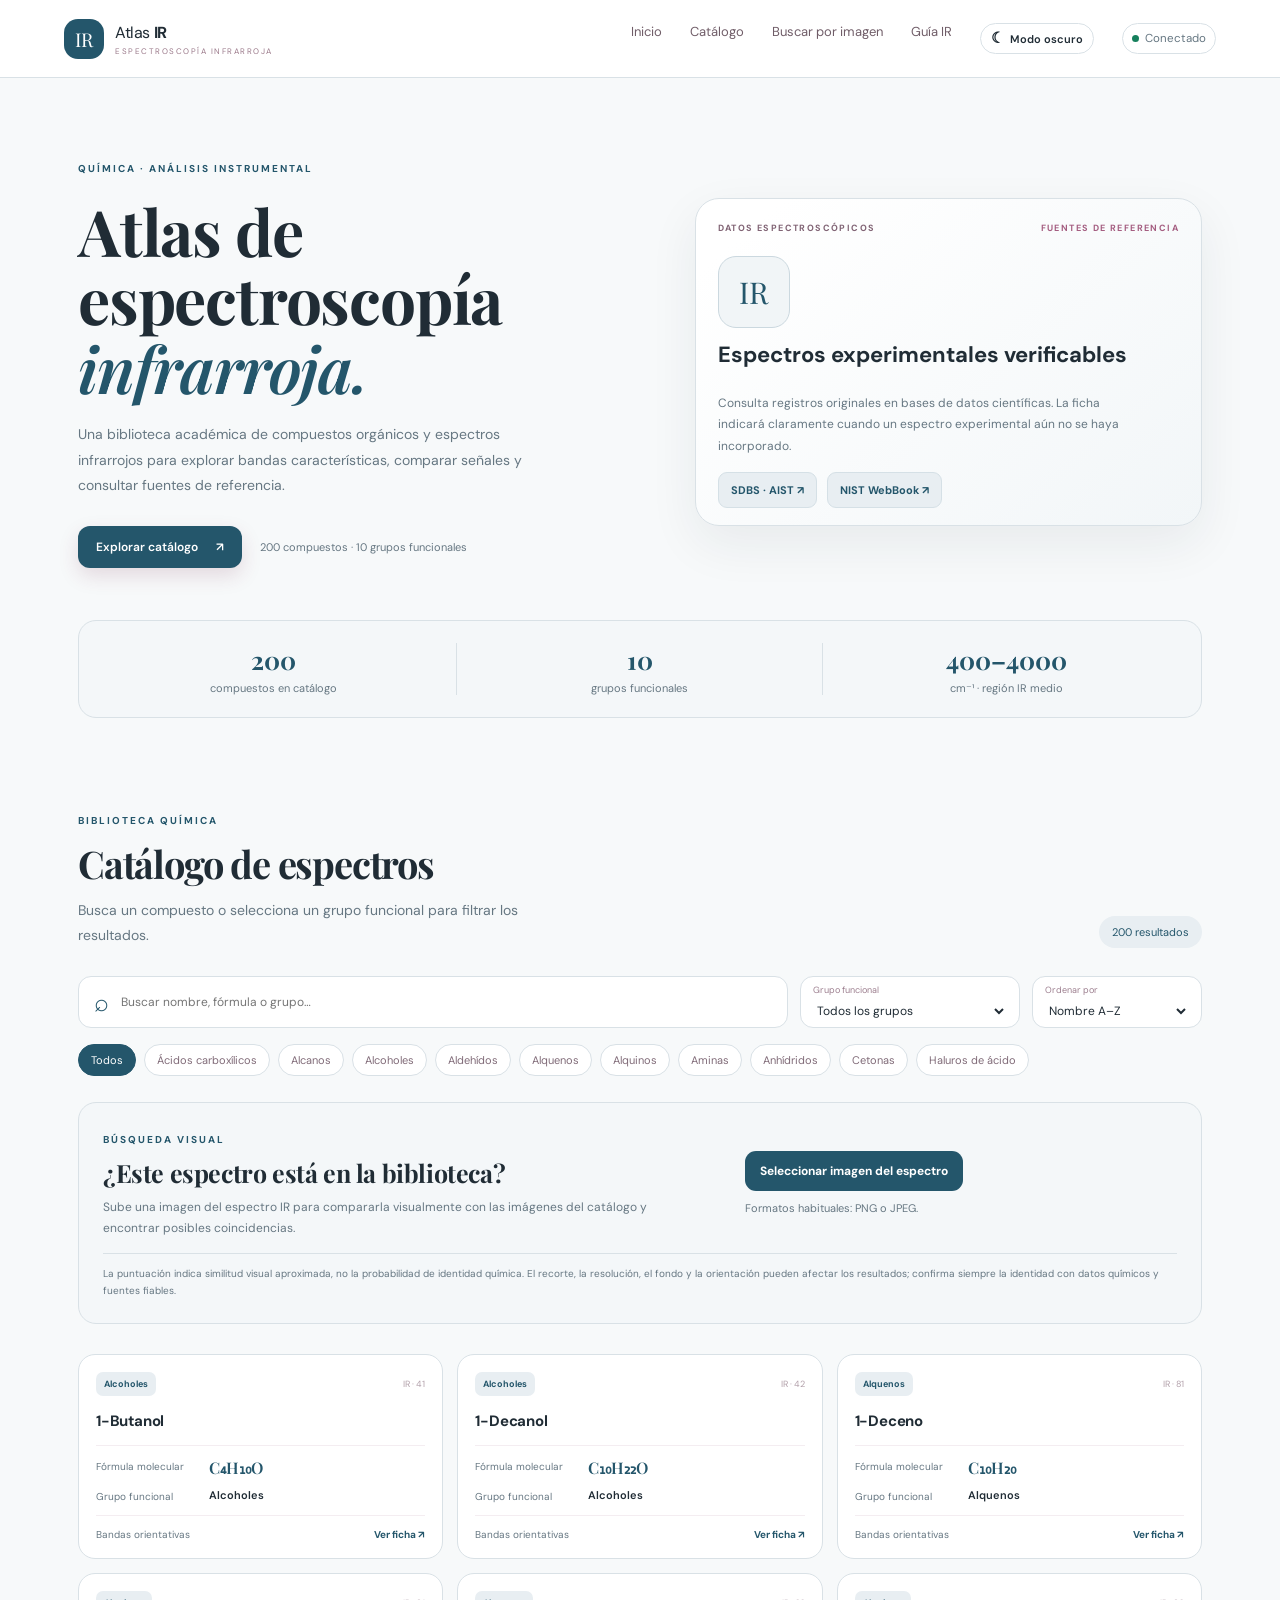
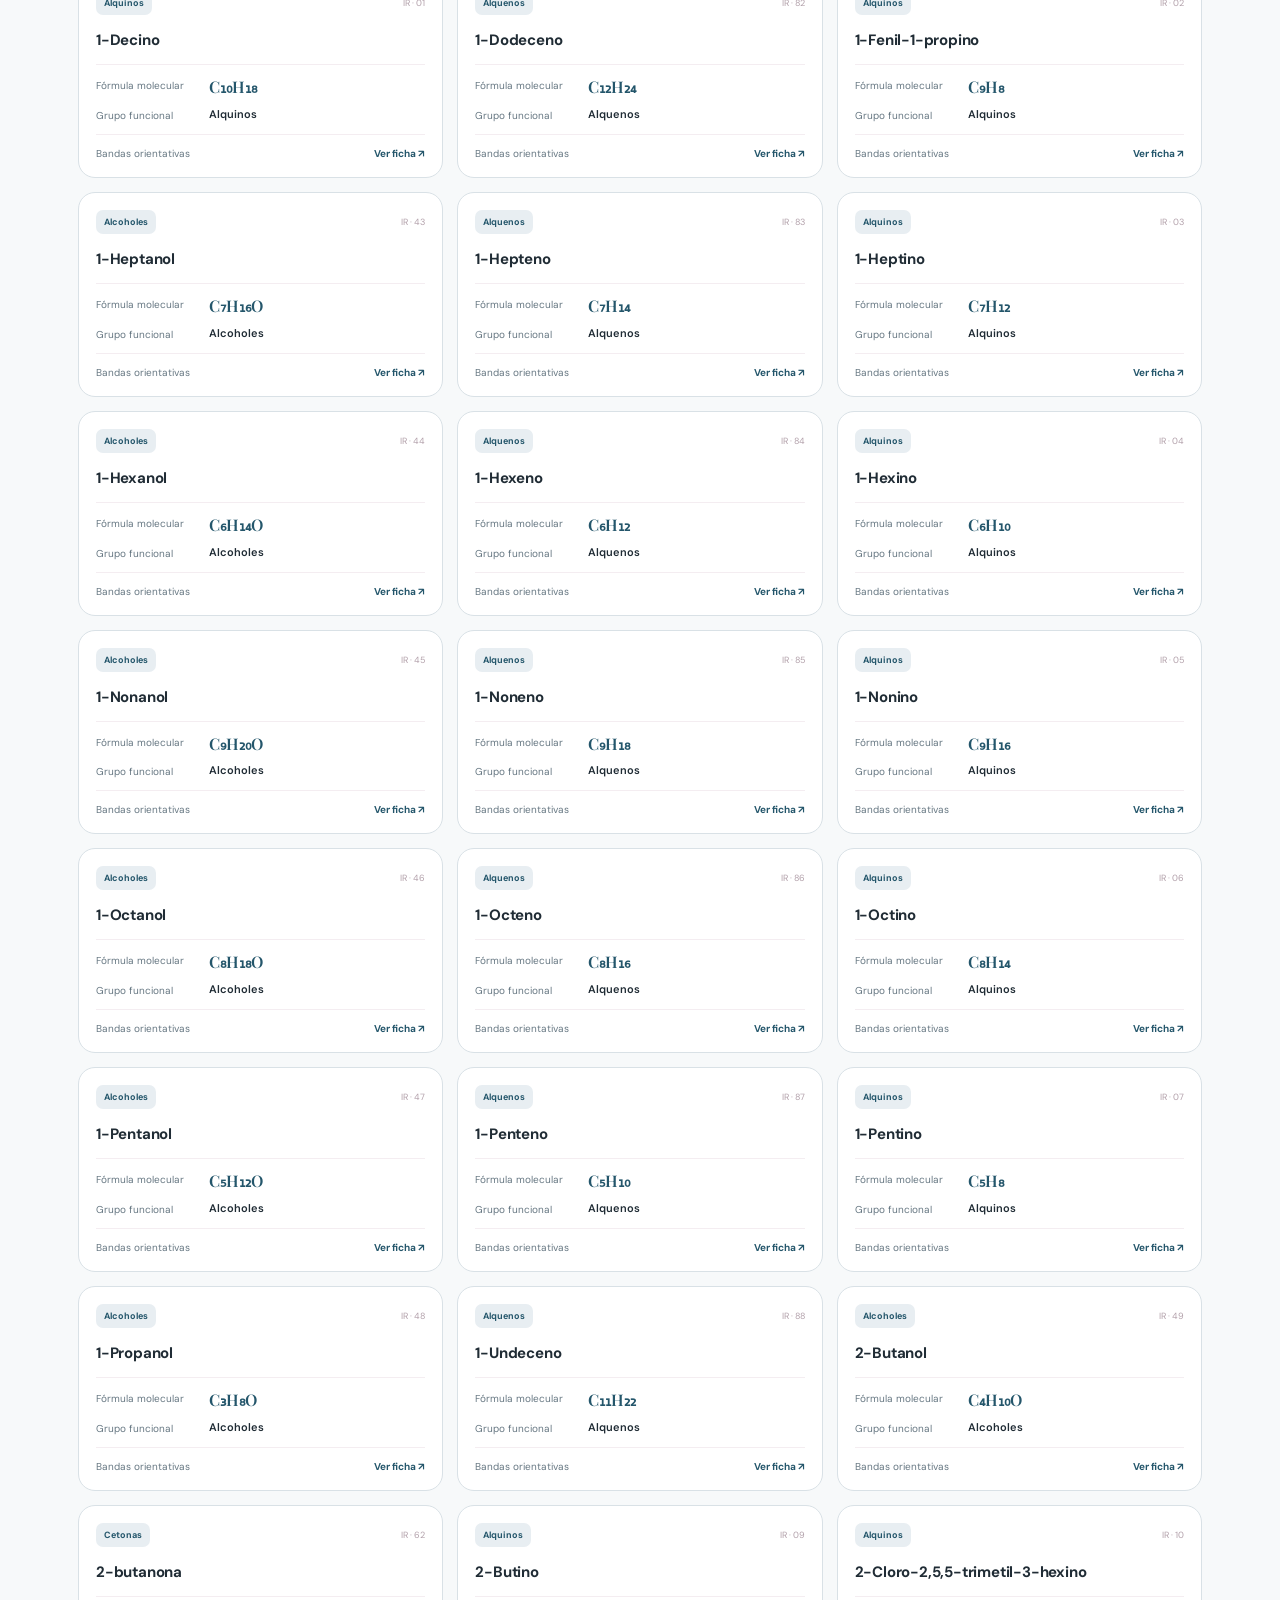
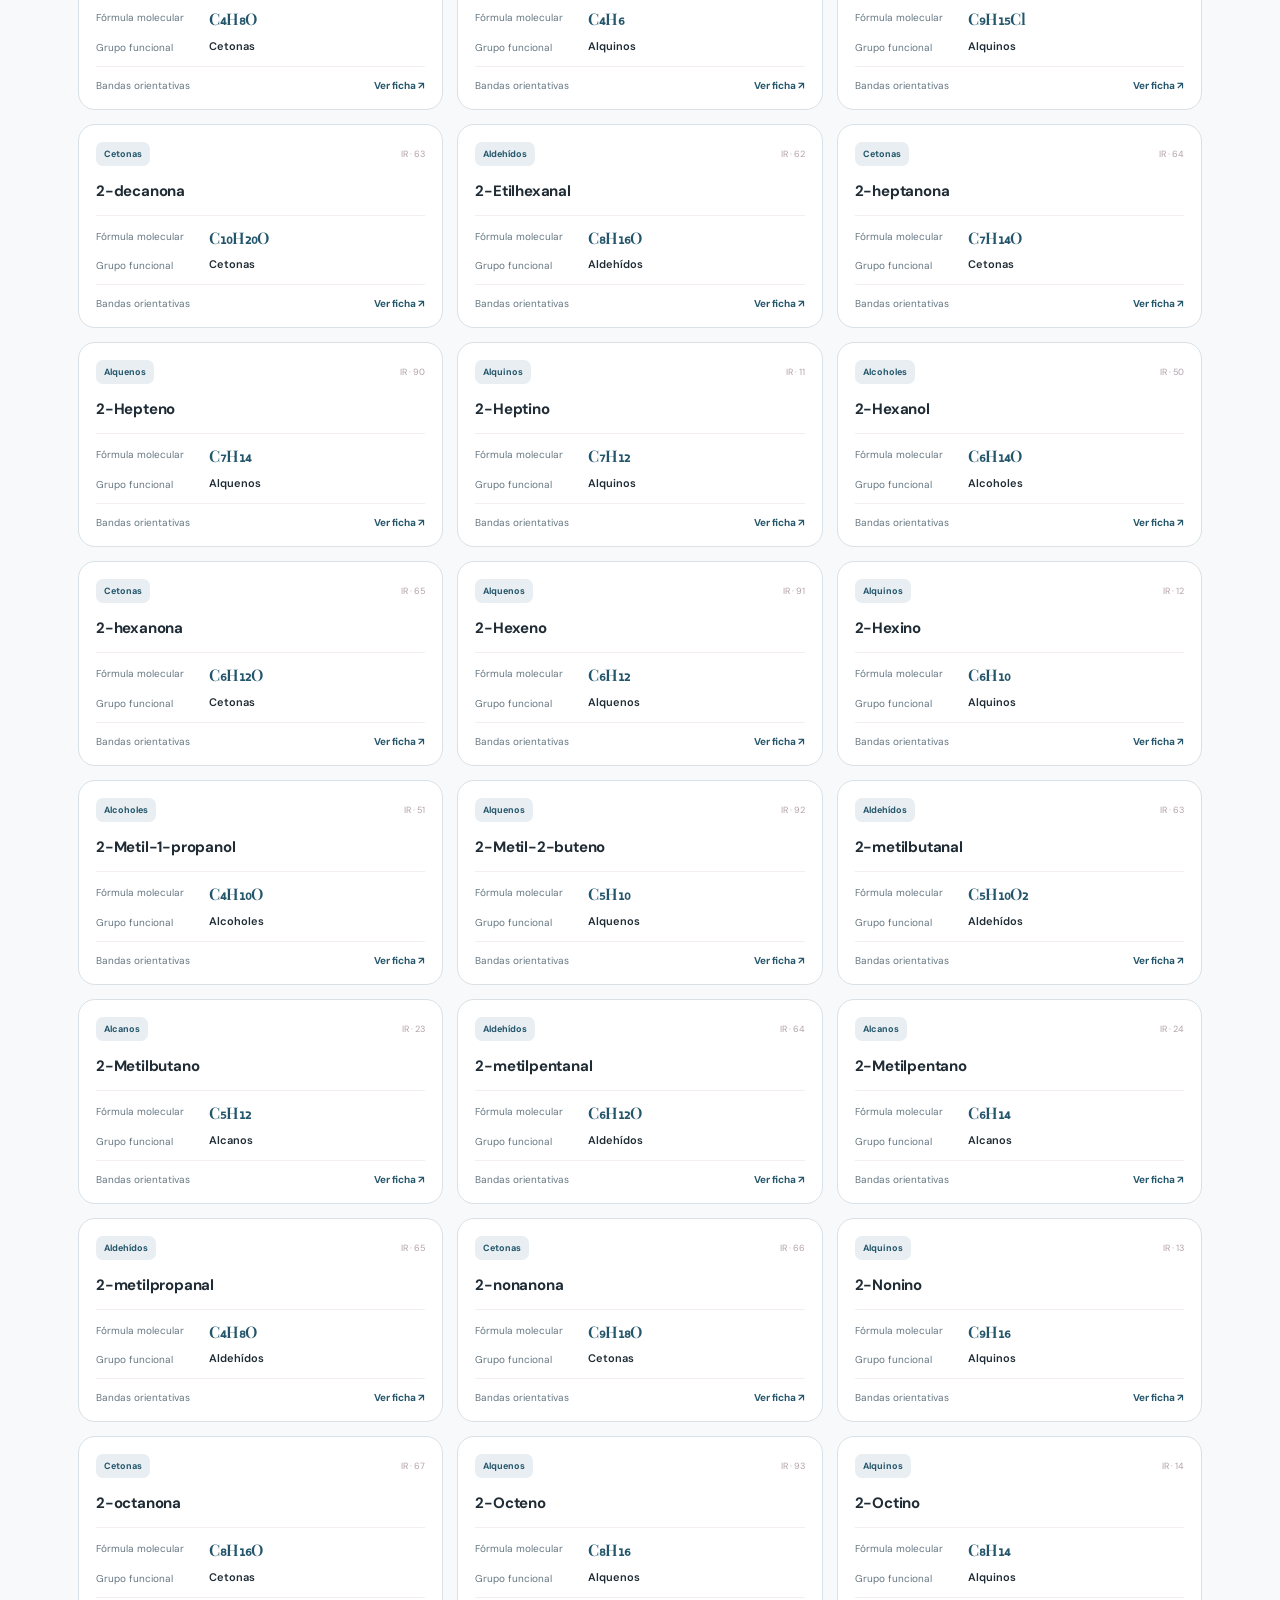
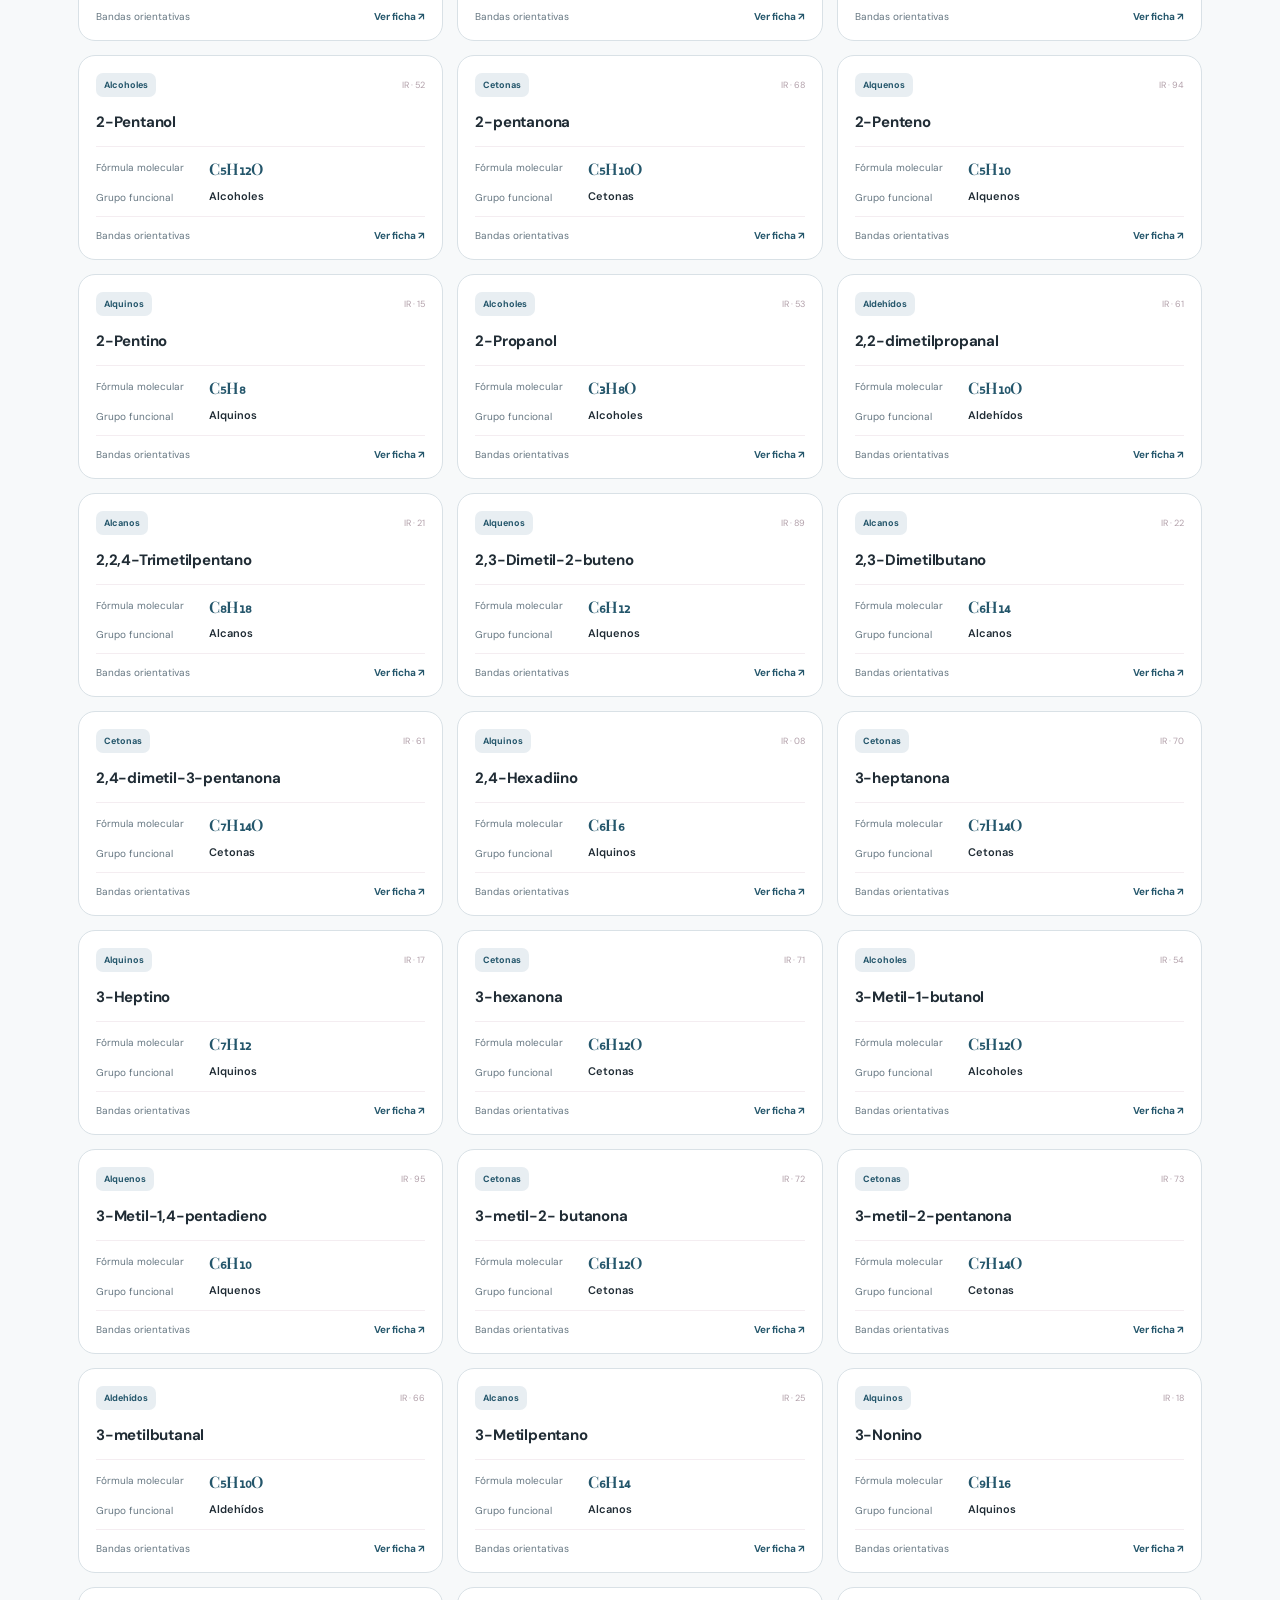
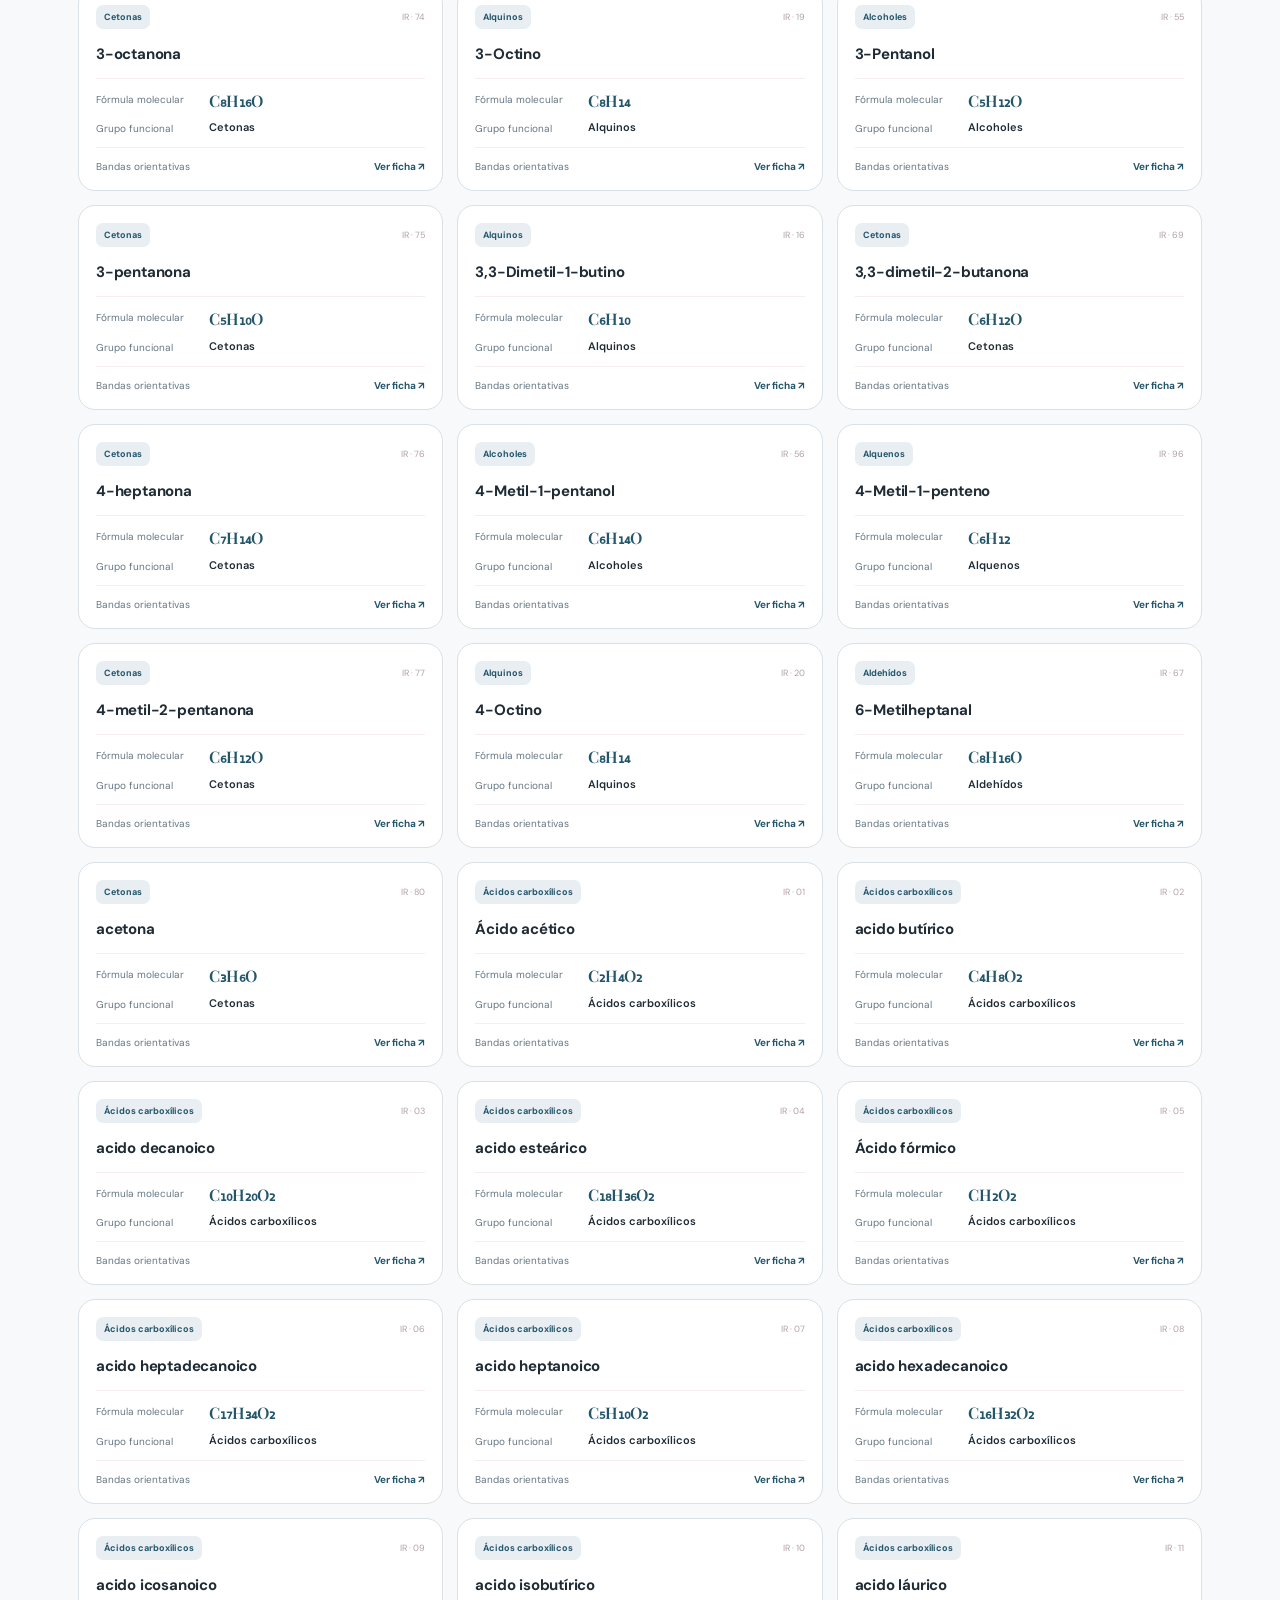
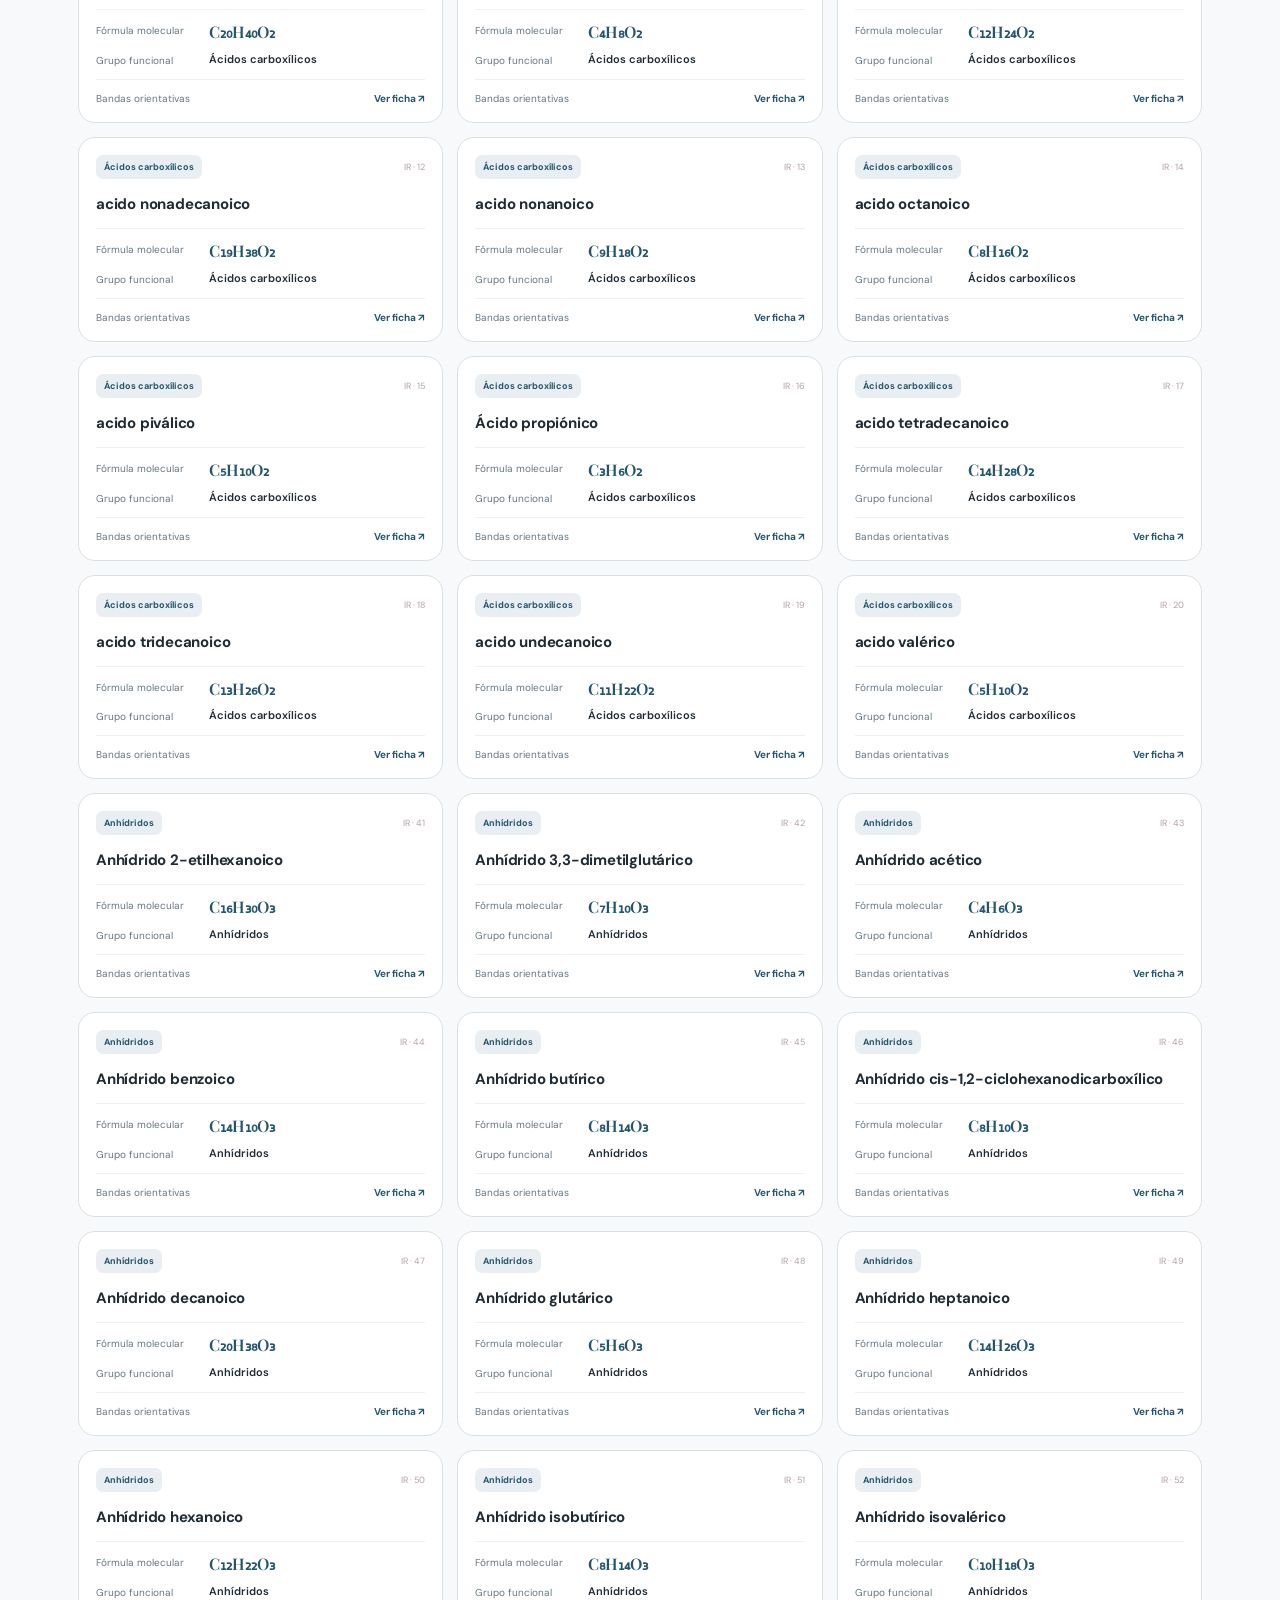
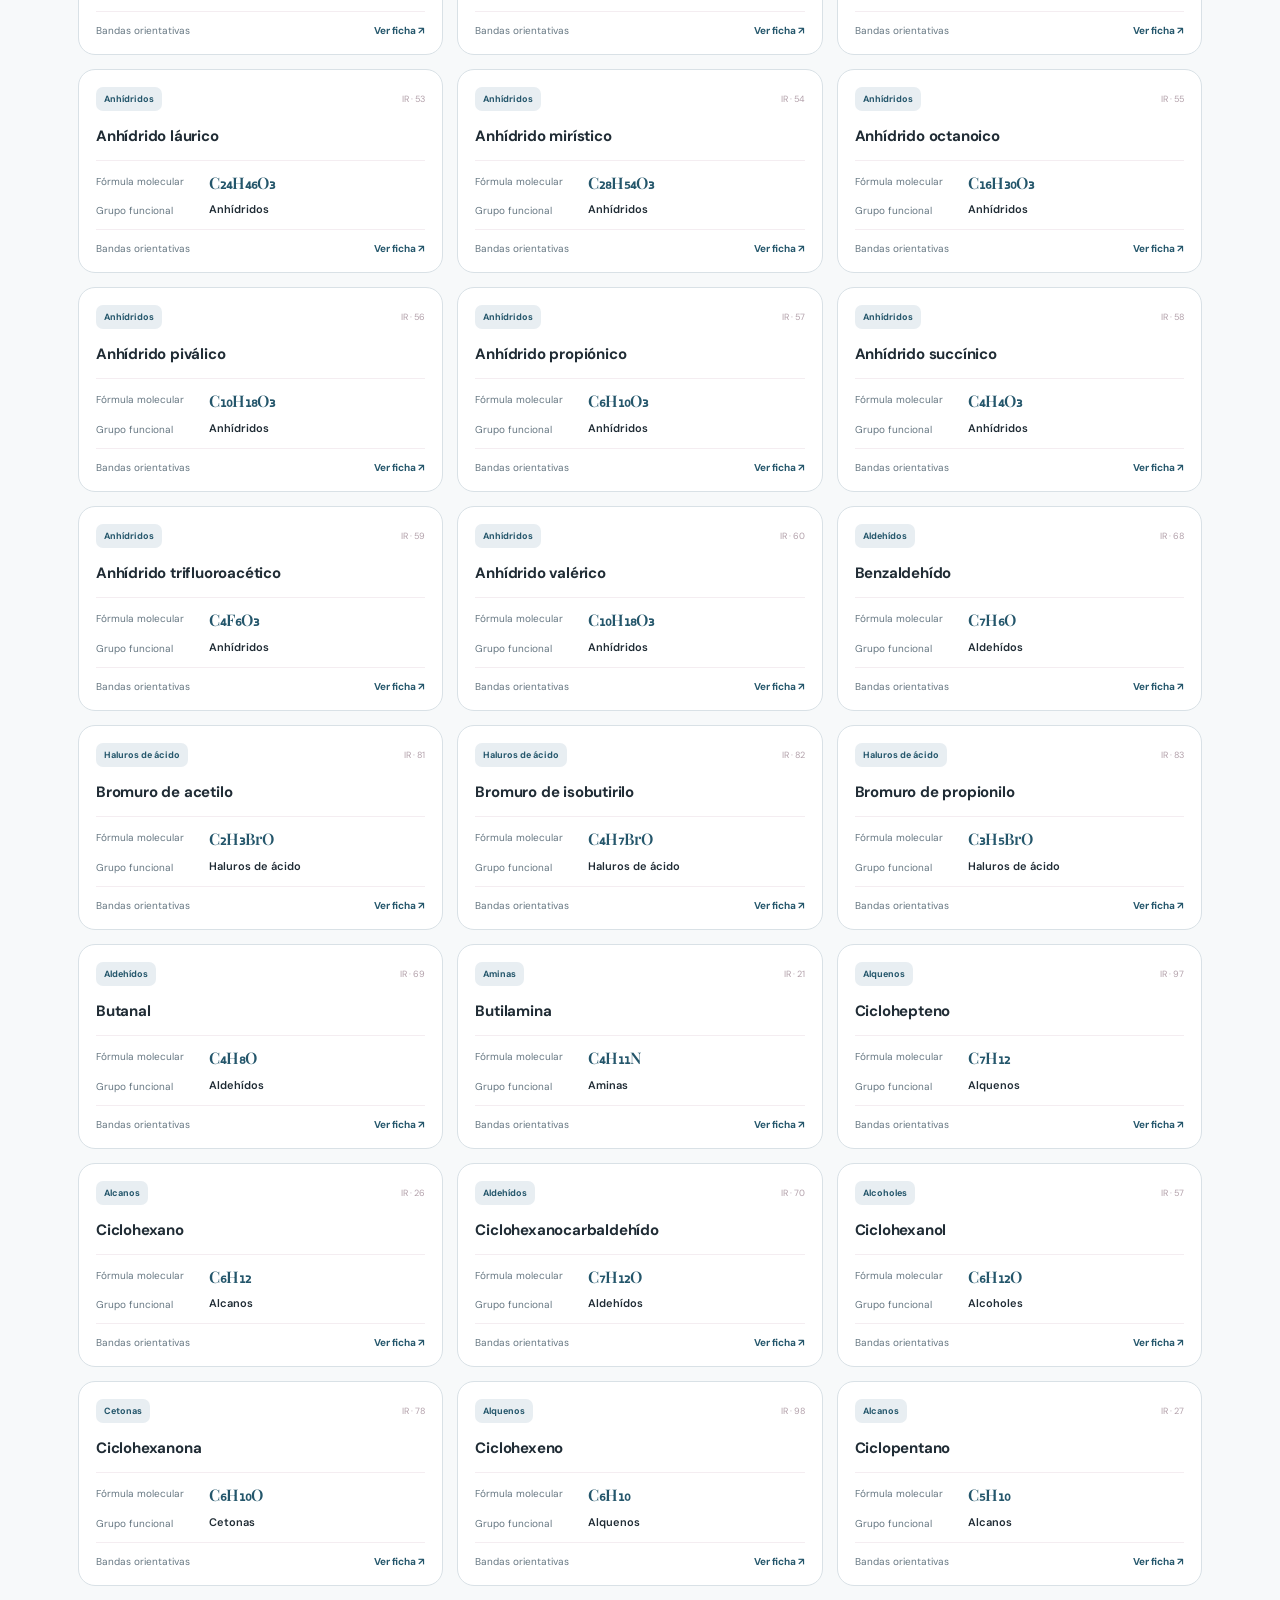
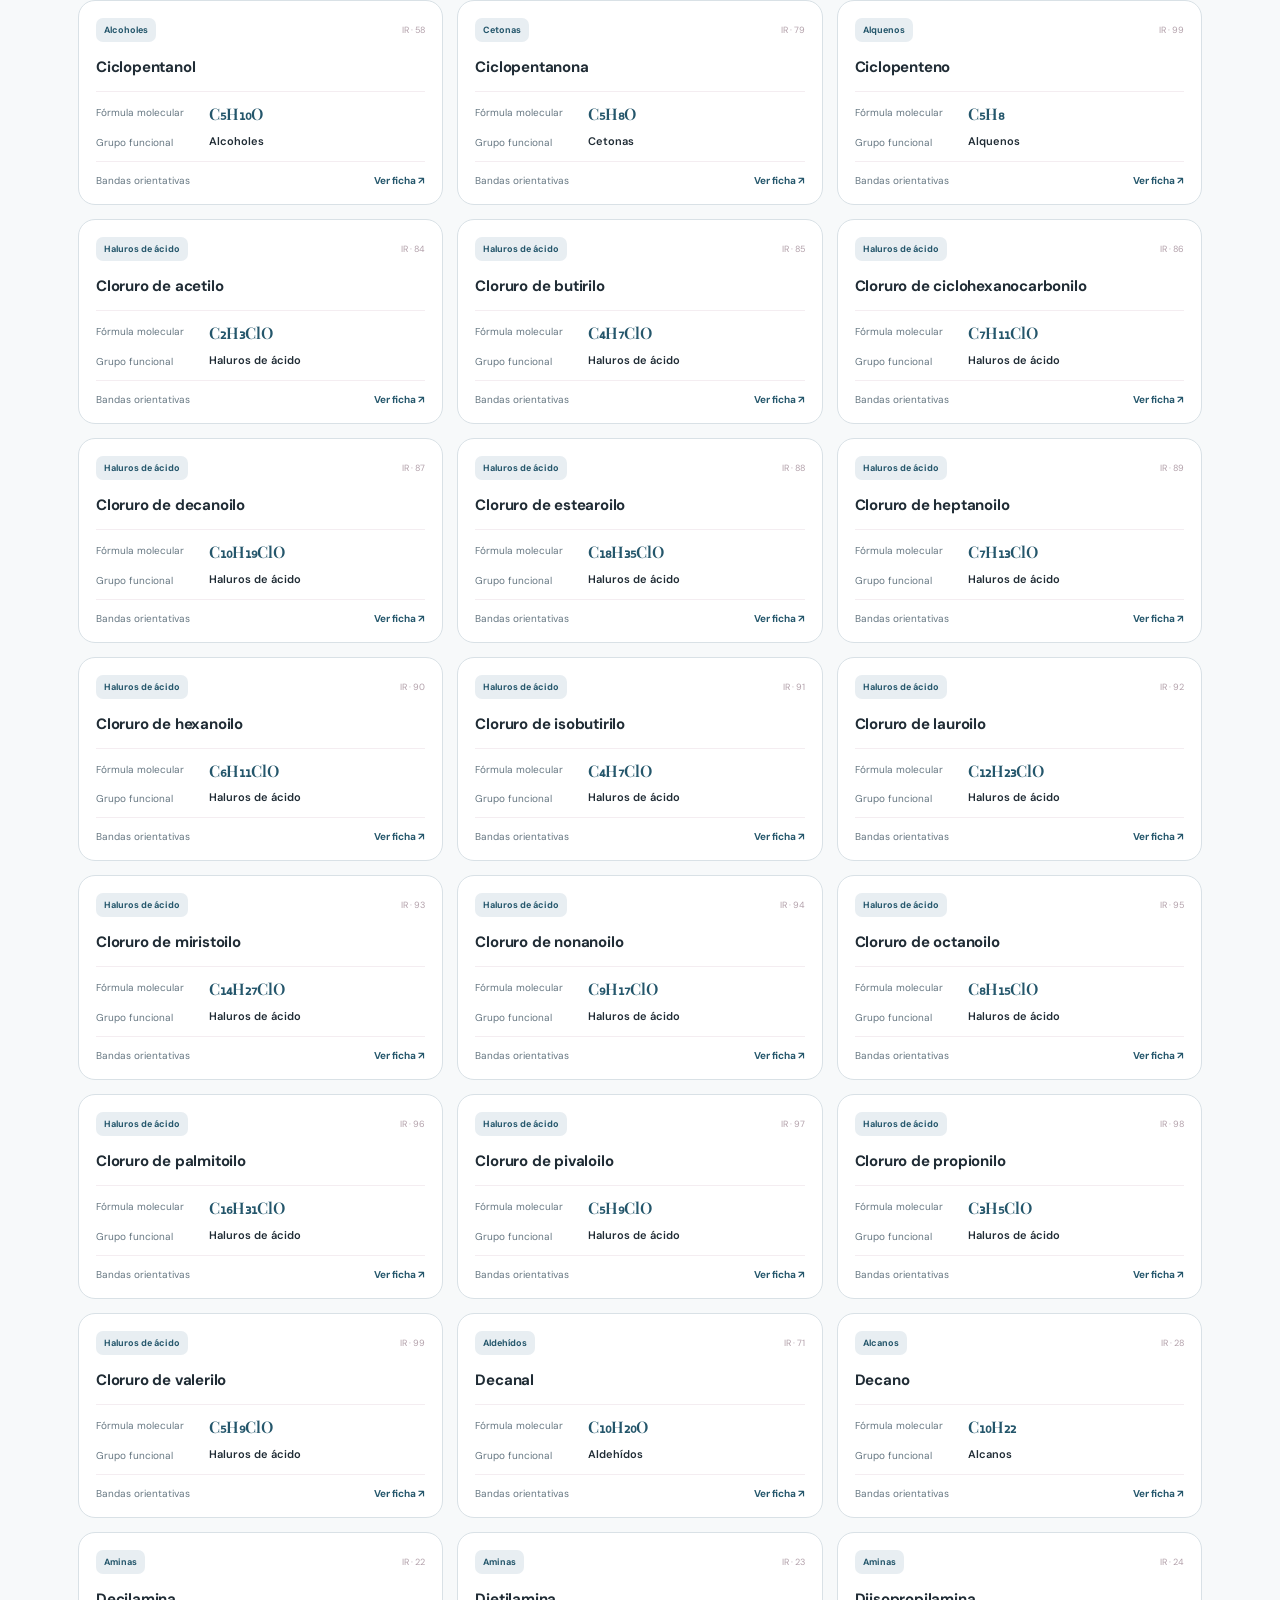
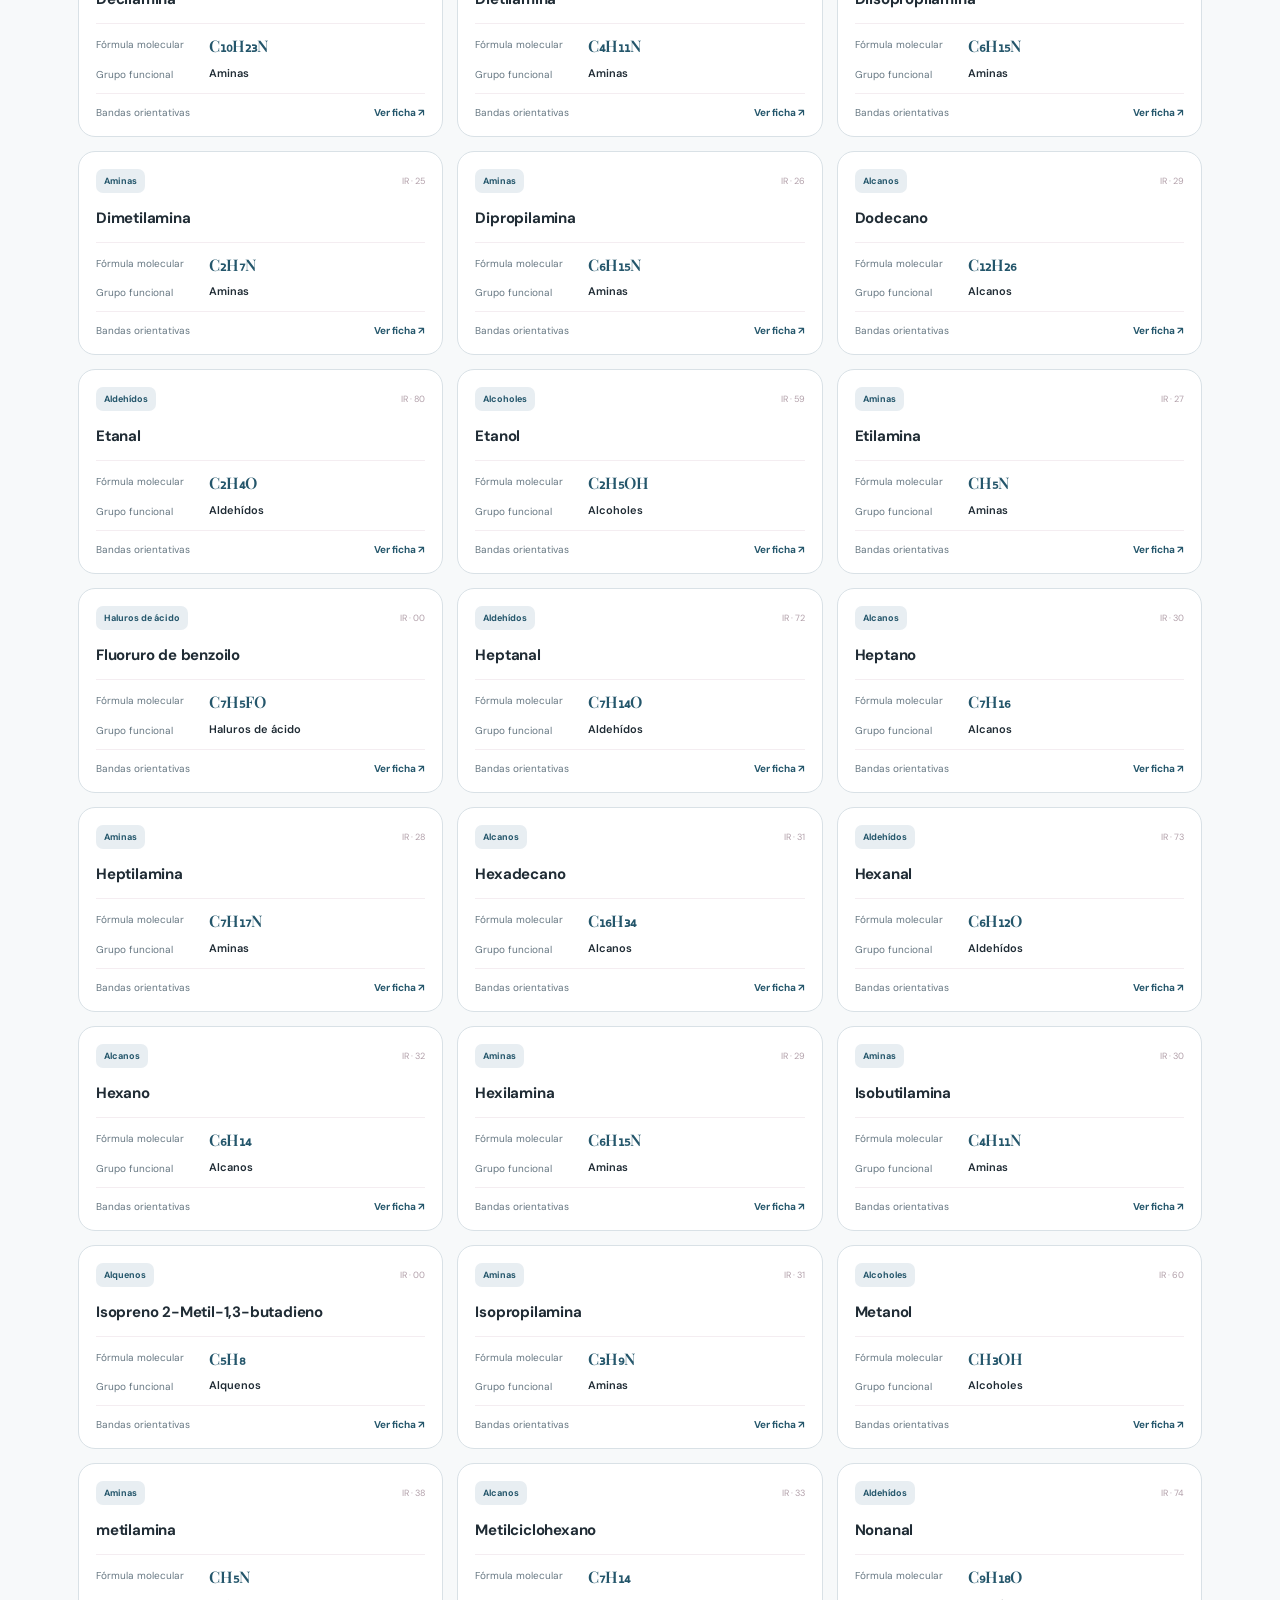
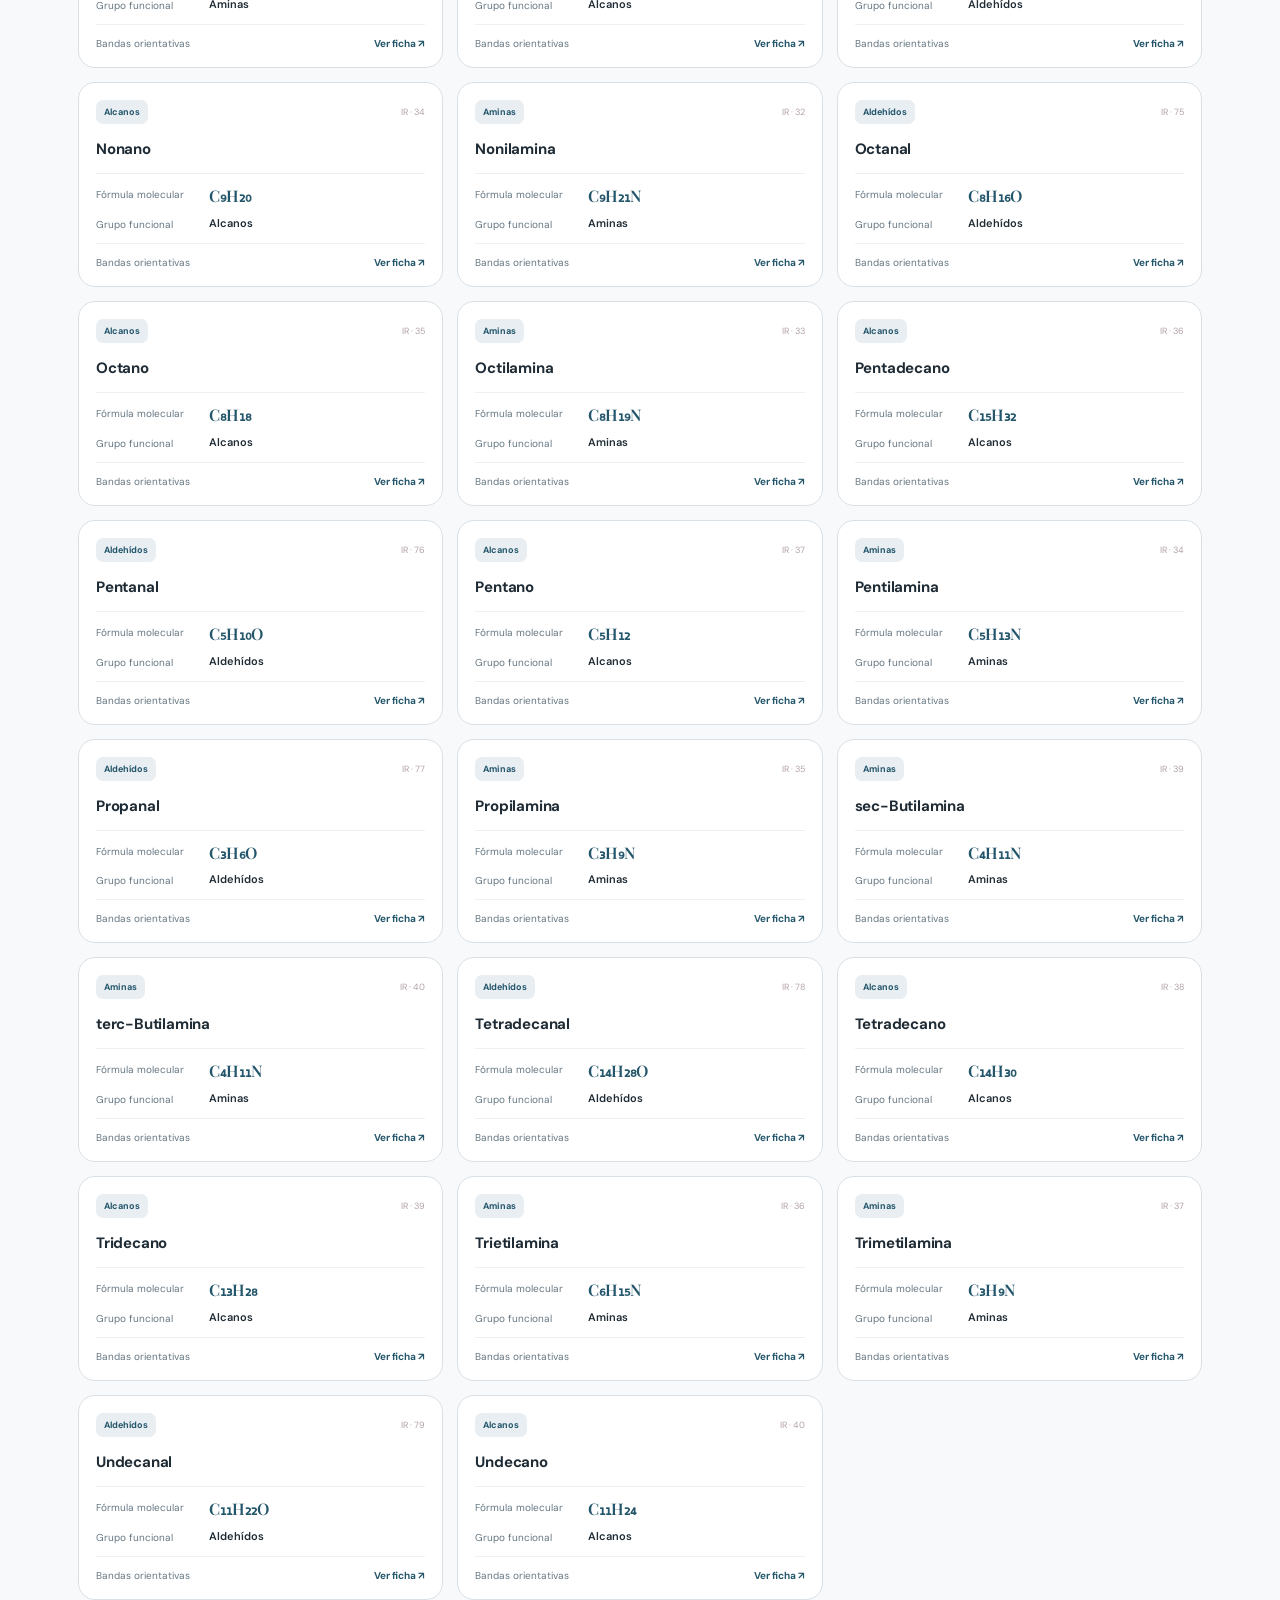
<file: index.html>
<!doctype html>
<html lang="es">
<head>
<meta charset="utf-8"><meta name="viewport" content="width=device-width, initial-scale=1">
<meta name="theme-color" content="#24566b">
<meta name="description" content="Atlas de espectroscopía infrarroja: catálogo académico de compuestos orgánicos y espectros IR.">
<link rel="manifest" href="./manifest.json">
<link rel="apple-touch-icon" href="./icons/icon-192.png">
<meta name="apple-mobile-web-app-capable" content="yes">
<meta name="apple-mobile-web-app-title" content="Atlas IR">
<title>Atlas IR | Espectroscopía infrarroja</title>
<link rel="stylesheet" href="styles.css?v=6">
</head>
<body>
<header class="topbar">
  <a class="brand" href="#inicio"><span class="brand-mark">IR</span><span>Atlas <b>IR</b><small>ESPECTROSCOPÍA INFRARROJA</small></span></a>
  <nav><a href="#inicio">Inicio</a><a href="#catalogo">Catálogo</a><a href="#busqueda-imagen">Buscar por imagen</a><a href="#guia">Guía IR</a><button id="themeToggle" class="theme-toggle" type="button" aria-label="Activar modo oscuro" aria-pressed="false"><span class="theme-icon" aria-hidden="true">☾</span><span class="theme-label">Modo oscuro</span></button><span id="connectionStatus" class="connection-status" role="status">Comprobando conexión…</span></nav>
</header>
<main>
<section class="hero" id="inicio">
  <div class="hero-copy"><span class="eyebrow">QUÍMICA · ANÁLISIS INSTRUMENTAL</span>
  <h1>Atlas de espectroscopía<br><em>infrarroja.</em></h1>
  <p>Una biblioteca académica de compuestos orgánicos y espectros infrarrojos para explorar bandas características, comparar señales y consultar fuentes de referencia.</p>
  <div class="hero-actions"><a class="btn primary" href="#catalogo">Explorar catálogo <span>↗</span></a><span class="hero-note">200 compuestos · 10 grupos funcionales</span></div></div>
  <div class="spectrum-card source-card"><div class="spec-head"><span>DATOS ESPECTROSCÓPICOS</span><span class="live-dot">FUENTES DE REFERENCIA</span></div><div class="source-card-icon">IR</div><h3>Espectros experimentales verificables</h3><p>Consulta registros originales en bases de datos científicas. La ficha indicará claramente cuando un espectro experimental aún no se haya incorporado.</p><div class="source-links"><a href="https://sdbs.db.aist.go.jp/" target="_blank" rel="noopener noreferrer">SDBS · AIST ↗</a><a href="https://webbook.nist.gov/chemistry/" target="_blank" rel="noopener noreferrer">NIST WebBook ↗</a></div></div>
</section>
<section class="stats"><div><b id="totalCount">200</b><span>compuestos en catálogo</span></div><div><b>10</b><span>grupos funcionales</span></div><div><b>400–4000</b><span>cm⁻¹ · región IR medio</span></div></section>
<section id="catalogo" class="catalog">
  <div class="section-heading"><div><span class="eyebrow">BIBLIOTECA QUÍMICA</span><h2>Catálogo de espectros</h2><p>Busca un compuesto o selecciona un grupo funcional para filtrar los resultados.</p></div><span class="count-pill" id="resultCount">200 resultados</span></div>
  <div class="filters"><label class="searchbox"><span>⌕</span><input id="searchInput" type="search" placeholder="Buscar nombre, fórmula o grupo…" autocomplete="off"></label><label class="select-wrap"><span>Grupo funcional</span><select id="groupFilter"><option value="">Todos los grupos</option></select></label><label class="select-wrap"><span>Ordenar por</span><select id="sortFilter"><option value="name">Nombre A–Z</option><option value="group">Grupo funcional</option></select></label></div>
  <div id="groupChips" class="chips"></div>
  <section id="busqueda-imagen" class="image-search-panel" aria-labelledby="imageSearchTitle">
    <div class="image-search-copy"><span class="eyebrow">BÚSQUEDA VISUAL</span><h3 id="imageSearchTitle">¿Este espectro está en la biblioteca?</h3><p>Sube una imagen del espectro IR para compararla visualmente con las imágenes del catálogo y encontrar posibles coincidencias.</p></div>
    <div class="image-search-controls"><label class="file-picker" for="spectrumUpload">Seleccionar imagen del espectro</label><input id="spectrumUpload" type="file" accept="image/*"><span id="imageSearchStatus" class="image-search-status" role="status">Formatos habituales: PNG o JPEG.</span></div>
    <div id="imageSearchResults" class="image-search-results hidden" aria-live="polite"></div>
    <p class="image-search-disclaimer">La puntuación indica similitud visual aproximada, no la probabilidad de identidad química. El recorte, la resolución, el fondo y la orientación pueden afectar los resultados; confirma siempre la identidad con datos químicos y fuentes fiables.</p>
  </section>
  <div id="compoundGrid" class="compound-grid"><div class="loading">Cargando catálogo…</div></div>
  <div id="emptyState" class="empty hidden"><b>No encontramos resultados</b><p>Prueba con otro nombre o cambia el grupo funcional.</p><button id="clearFilters" class="btn secondary">Limpiar filtros</button></div>
</section>
<section id="guia" class="guide"><div><span class="eyebrow">LECTURA RÁPIDA</span><h2>¿Cómo interpretar un IR?</h2><p>Las bandas ayudan a identificar enlaces y grupos funcionales. La posición exacta depende de la estructura, el estado físico, el solvente y las condiciones de medición.</p></div><div class="guide-grid"><article><b>4000–2500 cm⁻¹</b><p>Estiramientos X–H: O–H, N–H y C–H.</p></article><article><b>2500–2000 cm⁻¹</b><p>Región frecuente para enlaces triples C≡C y C≡N.</p></article><article><b>2000–1500 cm⁻¹</b><p>Enlaces dobles; destaca la señal del carbonilo C=O.</p></article><article><b>1500–400 cm⁻¹</b><p>Región de huella digital, útil para comparar compuestos.</p></article></div></section>
</main>
<footer><div class="brand"><span class="brand-mark">IR</span><span>Atlas <b>IR</b><small>HERRAMIENTA ACADÉMICA</small></span></div><p>Las bandas orientativas no sustituyen un espectro experimental. Se priorizan fuentes verificables como SDBS/AIST y NIST; la disponibilidad y las condiciones experimentales deben comprobarse para cada compuesto.</p></footer>
<div id="modal" class="modal hidden" role="dialog" aria-modal="true" aria-labelledby="modalTitle"><div class="modal-backdrop" id="modalBackdrop"></div><div class="modal-panel"><button class="close-modal" id="closeModal" aria-label="Cerrar">×</button><div id="modalContent"></div></div></div>
<script src="app.js?v=6" defer></script>
<script>
  if ("serviceWorker" in navigator) {
    window.addEventListener("load", () => {
      navigator.serviceWorker.register("./service-worker.js?v=6", { updateViaCache: "none" })
        .then(registration => { registration.update(); console.info("Atlas IR: servicio offline actualizado."); })
        .catch(error => console.error("No se pudo registrar el modo offline:", error));
    });
  }
</script>
</body></html>
</file>
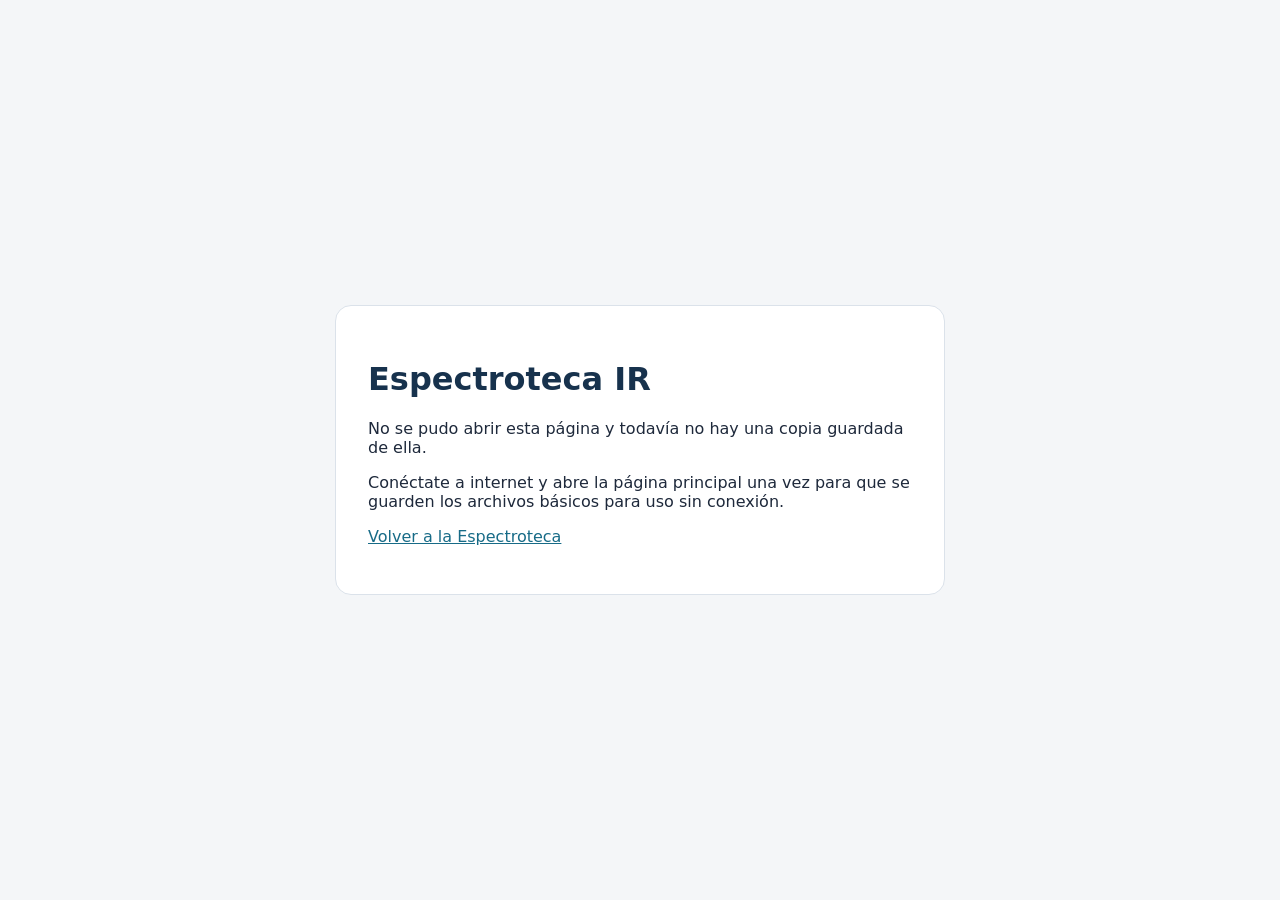
<file: offline.html>
<!doctype html>
<html lang="es">
<head>
<meta charset="utf-8">
<meta name="viewport" content="width=device-width, initial-scale=1">
<meta name="theme-color" content="#17324d">
<title>Sin conexión · Espectroteca IR</title>
<style>
body{font-family:system-ui,-apple-system,Segoe UI,sans-serif;margin:0;min-height:100vh;display:grid;place-items:center;background:#f4f6f8;color:#1e293b}
main{max-width:34rem;margin:1.5rem;padding:2rem;background:white;border:1px solid #dbe2ea;border-radius:1rem}
h1{color:#17324d}a{color:#176b87}
</style>
</head>
<body><main><h1>Espectroteca IR</h1><p>No se pudo abrir esta página y todavía no hay una copia guardada de ella.</p><p>Conéctate a internet y abre la página principal una vez para que se guarden los archivos básicos para uso sin conexión.</p><p><a href="./index.html">Volver a la Espectroteca</a></p></main></body>
</html>
</file>
<file: styles.css>
@import url('https://fonts.googleapis.com/css2?family=DM+Sans:wght@400;500;600;700&family=Playfair+Display:ital,wght@0,600;0,700;1,600;1,700&display=swap');
:root{--wine:#24566b;--wine-dark:#183b4a;--pink:#e8eef2;--pale:#f4f7f9;--ink:#202c35;--muted:#667782;--line:#d9e1e6;--white:#fff;--shadow:0 18px 50px #172b3a12;--accent:#28748a}
*{box-sizing:border-box}html{scroll-behavior:smooth;scroll-padding-top:88px}body{margin:0;background:#f7f9fa;color:var(--ink);font-family:'DM Sans',sans-serif}a{color:inherit;text-decoration:none}.topbar{height:78px;padding:0 max(5vw,22px);display:flex;align-items:center;justify-content:space-between;border-bottom:1px solid var(--line);background:#ffffffef;position:sticky;top:0;z-index:10;backdrop-filter:blur(12px)}.brand{display:flex;align-items:center;gap:11px;font-size:16px;letter-spacing:-.4px}.brand-mark{height:40px;width:40px;border-radius:14px;background:var(--wine);color:#fff;display:grid;place-items:center;font-family:'Playfair Display',serif;font-size:19px}.brand small{display:block;color:#9a7889;font-size:8px;letter-spacing:1.5px;margin-top:3px}.topbar nav{display:flex;gap:28px;color:#705d68;font-size:13px}.topbar nav a:hover{color:var(--wine)}main{max-width:1180px;margin:auto;padding:0 28px}.hero{padding:78px 0 52px;display:grid;grid-template-columns:1fr .92fr;align-items:center;gap:65px}.eyebrow{font-size:10px;font-weight:700;letter-spacing:2px;color:var(--wine)}h1,h2{font-family:'Playfair Display',serif;letter-spacing:-1.2px}h1{font-size:clamp(44px,5vw,68px);line-height:1.07;margin:20px 0}h1 em{color:var(--wine);font-weight:600}.hero-copy>p,.section-heading p,.guide>div>p{font-size:14px;line-height:1.8;color:var(--muted);max-width:480px}.hero-actions{display:flex;align-items:center;gap:18px;margin-top:28px;flex-wrap:wrap}.btn{border:0;border-radius:12px;padding:13px 18px;font:600 12px 'DM Sans';cursor:pointer;display:inline-flex;gap:18px;align-items:center}.primary{background:var(--wine);color:#fff;box-shadow:0 8px 20px #79254c26}.primary:hover{background:var(--wine-dark)}.secondary{background:#f5e8ef;color:var(--wine)}.hero-note{font-size:11px;color:var(--muted)}.spectrum-card{background:linear-gradient(140deg,#fff 10%,#f2f6f8 100%);border:1px solid var(--line);border-radius:24px;padding:23px 22px 17px;box-shadow:var(--shadow);transform:rotate(1deg)}.spec-head{display:flex;justify-content:space-between;font-size:9px;letter-spacing:1.4px;font-weight:700;color:#806374}.live-dot{color:#a45d80}.spectrum-card svg{width:100%;margin-top:18px}.gridlines{stroke:#d9e1e6;stroke-width:1;stroke-dasharray:3 5;fill:none}.spectrum-line{stroke:var(--wine);stroke-width:2.8;fill:none;stroke-linejoin:round;stroke-linecap:round}.axis{display:flex;justify-content:space-between;font-size:9px;color:#947e8a}.spectrum-card>p{font-size:9px;color:#a28f99;margin:14px 0 0}.stats{display:grid;grid-template-columns:repeat(3,1fr);background:var(--pale);border:1px solid var(--line);border-radius:18px;padding:22px 12px;margin-bottom:90px}.stats>div{display:flex;align-items:center;justify-content:center;flex-direction:column;gap:5px;border-right:1px solid var(--line)}.stats>div:last-child{border:0}.stats b{font-family:'Playfair Display';font-size:25px;color:var(--wine)}.stats span{font-size:11px;color:var(--muted);text-align:center}.catalog{padding:0 0 86px}.section-heading{display:flex;justify-content:space-between;align-items:end;gap:20px}.section-heading h2,.guide h2{font-size:38px;margin:9px 0}.section-heading p{margin:0}.count-pill{background:#e8eef2;color:var(--wine);border-radius:50px;padding:9px 13px;font-size:11px;white-space:nowrap}.filters{display:grid;grid-template-columns:1fr 220px 170px;gap:12px;margin:28px 0 16px}.searchbox,.select-wrap{height:52px;border:1px solid var(--line);border-radius:13px;background:#fff;display:flex;align-items:center;padding:0 15px;gap:10px}.searchbox:focus-within,.select-wrap:focus-within{border-color:#7fa5b4;box-shadow:0 0 0 3px #e8eef2}.searchbox>span{font-size:25px;color:var(--wine)}.searchbox input{border:0;outline:0;width:100%;font:12px 'DM Sans';color:var(--ink)}.select-wrap{display:block;padding:7px 12px}.select-wrap span{display:block;font-size:9px;color:#9c7e8e;margin-bottom:3px}.select-wrap select{width:100%;border:0;outline:0;background:transparent;font:12px 'DM Sans';color:var(--ink)}.chips{display:flex;gap:8px;flex-wrap:wrap;margin:15px 0 22px}.chip{border:1px solid var(--line);background:#fff;color:#806b78;border-radius:30px;padding:8px 12px;font:11px 'DM Sans';cursor:pointer}.chip.active,.chip:hover{background:var(--wine);color:#fff;border-color:var(--wine)}.compound-grid{display:grid;grid-template-columns:repeat(3,1fr);gap:14px}.compound-card{border:1px solid var(--line);border-radius:17px;padding:17px;background:#fff;transition:.2s;cursor:pointer;min-width:0}.compound-card:hover{border-color:#d7a8bd;box-shadow:0 12px 30px #79254c0e;transform:translateY(-2px)}.card-top{display:flex;justify-content:space-between;align-items:center;gap:8px}.group-tag{background:#e8eef2;color:var(--wine);padding:6px 8px;border-radius:7px;font-size:9px;font-weight:700}.card-number{font-size:9px;color:#b2a0aa}.compound-card h3{font-size:15px;margin:15px 0 5px;letter-spacing:-.2px}.formula{font-family:'Playfair Display';font-size:18px;color:var(--wine)}.card-foot{border-top:1px solid #f4edf1;margin-top:15px;padding-top:12px;display:flex;align-items:center;justify-content:space-between;font-size:10px;color:var(--muted)}.card-foot span:last-child{color:var(--wine);font-weight:700}.loading,.empty{padding:50px;text-align:center;color:var(--muted);grid-column:1/-1}.hidden{display:none!important}.guide{border-top:1px solid var(--line);padding:65px 0 75px;display:grid;grid-template-columns:.8fr 1.2fr;gap:55px}.guide h2{line-height:1.12}.guide-grid{display:grid;grid-template-columns:1fr 1fr;gap:12px}.guide-grid article{background:var(--pale);border:1px solid #f0e1e9;border-radius:14px;padding:17px}.guide-grid b{font-size:12px;color:var(--wine)}.guide-grid p{font-size:11px;line-height:1.7;color:var(--muted);margin-bottom:0}footer{background:#eaf0f3;padding:27px max(5vw,22px);display:flex;align-items:center;justify-content:space-between;gap:25px}footer>p{max-width:540px;font-size:10px;line-height:1.7;color:#907b87}.modal{position:fixed;inset:0;z-index:30;display:grid;place-items:center;padding:18px}.modal-backdrop{position:absolute;inset:0;background:#27111de0;backdrop-filter:blur(4px)}.modal-panel{position:relative;width:min(720px,100%);max-height:90vh;overflow:auto;background:white;border-radius:23px;padding:30px;box-shadow:0 20px 80px #0003}.close-modal{position:absolute;right:17px;top:13px;border:0;background:#e8eef2;color:var(--wine);border-radius:50%;width:34px;height:34px;font-size:24px;cursor:pointer}.modal-kicker{font-size:10px;letter-spacing:1.5px;color:var(--wine);font-weight:700}.modal-panel h2{font-size:32px;margin:10px 40px 8px 0}.modal-formula{font-family:'Playfair Display';font-size:21px;color:var(--wine)}.modal-note{background:#f1f5f7;border:1px solid var(--line);border-radius:12px;padding:13px;font-size:11px;line-height:1.65;color:#765b6b;margin:18px 0}.band-table{width:100%;border-collapse:collapse;margin:16px 0;font-size:12px}.band-table th,.band-table td{text-align:left;padding:11px 8px;border-bottom:1px solid var(--line)}.band-table th{font-size:10px;color:#94788a}.modal-actions{display:flex;gap:10px;flex-wrap:wrap;margin-top:20px}.modal-actions a{font-size:11px}.modal-chart{width:100%;background:#f1f5f7;border-radius:12px;margin-top:12px}.modal-chart text{font:10px 'DM Sans';fill:#94788a}.modal-chart .curve{stroke:var(--wine);stroke-width:2.2;fill:none}.modal-chart .axisline{stroke:#e9dbe3;stroke-width:1}
@media(max-width:800px){.hero{grid-template-columns:1fr;gap:28px;padding-top:50px}.spectrum-card{max-width:600px}.filters{grid-template-columns:1fr 1fr}.searchbox{grid-column:1/-1}.compound-grid{grid-template-columns:repeat(2,1fr)}.guide{grid-template-columns:1fr;gap:20px}.topbar nav{gap:13px}.topbar nav a{font-size:11px}}
@media(max-width:520px){main{padding:0 17px}.topbar{height:68px;padding:0 16px}.brand{font-size:14px}.brand-mark{width:35px;height:35px}.topbar nav{gap:10px}.topbar nav a{font-size:10px}.topbar nav a:last-child{display:none}h1{font-size:47px}.hero{padding-top:42px}.stats{margin-bottom:60px}.stats b{font-size:20px}.stats span{font-size:9px}.section-heading{align-items:start;flex-direction:column}.section-heading h2,.guide h2{font-size:32px}.filters{grid-template-columns:1fr}.searchbox{grid-column:auto}.compound-grid{grid-template-columns:1fr}.compound-card{padding:16px}.guide-grid{grid-template-columns:1fr 1fr}footer{align-items:flex-start;flex-direction:column}.modal-panel{padding:25px 18px}.modal-panel h2{font-size:27px}}
/* Ajustes de presentación científica y sobria */
.source-card{transform:none;min-height:300px;display:flex;flex-direction:column;justify-content:center;gap:10px}.source-card-icon{width:72px;height:72px;border:1px solid #cbd8df;border-radius:18px;display:grid;place-items:center;color:var(--wine);font-family:'Playfair Display',serif;font-size:30px;background:#f1f5f7;margin:12px 0 2px}.source-card h3{font-size:22px;margin:0;color:var(--ink)}.source-card>p{font-size:12px;line-height:1.8;color:var(--muted);max-width:420px}.source-links{display:flex;gap:10px;flex-wrap:wrap;margin-top:5px}.source-links a{display:inline-block;background:#e8eef2;border:1px solid #d5e0e6;border-radius:9px;padding:10px 12px;font-size:11px;font-weight:700;color:var(--wine)}.source-links a:hover{background:#dce7ec}.spectrum-unavailable{display:flex;gap:16px;align-items:flex-start;background:#f1f5f7;border:1px solid var(--line);border-radius:14px;padding:18px;margin:18px 0}.spectrum-unavailable-mark{flex:0 0 52px;height:52px;display:grid;place-items:center;border-radius:12px;background:#e1eaee;color:var(--wine);font-family:'Playfair Display',serif;font-size:23px}.spectrum-unavailable h3{margin:0 0 7px;font-size:16px}.spectrum-unavailable p,.source-box p,.table-intro{font-size:12px;line-height:1.7;color:var(--muted);margin:0 0 10px}.status-label{display:inline-block;font-size:10px;font-weight:700;color:#6c552b;background:#f5eedc;border:1px solid #e8ddbd;border-radius:5px;padding:5px 8px}.metadata-grid{display:grid;grid-template-columns:repeat(2,minmax(0,1fr));gap:10px;margin:16px 0}.metadata-grid>div{border:1px solid var(--line);background:#fff;border-radius:10px;padding:12px;min-width:0}.metadata-grid span{display:block;font-size:10px;color:var(--muted);margin-bottom:6px}.metadata-grid b{font-size:12px;font-weight:600;overflow-wrap:anywhere}.source-box{border:1px solid var(--line);border-radius:12px;padding:16px;margin-top:18px}.source-box h3{margin:0 0 8px;font-size:16px}.source-box p{margin-bottom:12px}

/* Estado de conexión PWA */
.connection-status{display:inline-flex;align-items:center;gap:.4rem;font-size:.72rem;color:var(--muted,#64748b);padding:.35rem .55rem;border:1px solid var(--line,#dbe2ea);border-radius:999px;white-space:nowrap}
.connection-status::before{content:"";width:.45rem;height:.45rem;border-radius:50%;background:#94a3b8;display:inline-block}
.connection-status.online::before{background:#16805d}
.connection-status.offline{color:#92400e;background:#fffbeb;border-color:#fcd34d}
.connection-status.offline::before{background:#d97706}
@media(max-width:760px){.connection-status{font-size:.65rem;padding:.25rem .4rem}}

/* Espectros IR incorporados */
.spectrum-figure{margin:20px 0 24px;padding:14px;border:1px solid var(--line);border-radius:14px;background:#fff}
.spectrum-image{display:block;width:100%;max-height:520px;object-fit:contain;background:#fff;border-radius:8px}
.spectrum-figure figcaption{margin-top:10px;color:var(--muted);font-size:12px;line-height:1.6}

/* Tarjetas: fórmula, procedencia y grupo funcional */
.card-details{display:grid;grid-template-columns:1fr;gap:9px;margin-top:14px;padding-top:12px;border-top:1px solid #f4edf1}
.card-details>div{display:grid;grid-template-columns:105px minmax(0,1fr);align-items:start;gap:8px}
.card-details>div>span{font-size:10px;color:var(--muted);padding-top:2px}
.card-details b,.source-label{font-size:11px;font-weight:600;overflow-wrap:anywhere}
.card-details .formula{font-size:16px;line-height:1.3}
.source-label{color:var(--wine);text-decoration:underline;text-underline-offset:2px}
.card-foot{margin-top:12px}


/* Búsqueda visual del espectro */
.image-search-panel{margin:26px 0 30px;padding:24px;border:1px solid var(--line);border-radius:18px;background:var(--pale);display:grid;grid-template-columns:minmax(0,1fr) minmax(220px,.7fr);gap:14px 24px;align-items:center}
.image-search-copy h3{font-family:'Playfair Display',serif;font-size:25px;letter-spacing:-.4px;margin:8px 0}
.image-search-copy p{font-size:12px;line-height:1.75;color:var(--muted);max-width:580px;margin:0}
.image-search-controls{display:flex;flex-direction:column;align-items:flex-start;gap:9px}
#spectrumUpload{position:absolute;width:1px;height:1px;opacity:0;overflow:hidden;clip:rect(0,0,0,0)}
.file-picker{display:inline-flex;align-items:center;justify-content:center;border-radius:11px;background:var(--wine);color:#fff;padding:12px 15px;font-size:12px;font-weight:700;cursor:pointer}
.file-picker:hover{background:var(--wine-dark)}
#spectrumUpload:focus-visible+.image-search-status{outline:2px solid var(--accent);outline-offset:3px}
.image-search-status{font-size:11px;color:var(--muted);line-height:1.5}
.image-search-disclaimer{grid-column:1/-1;font-size:10px;line-height:1.65;color:var(--muted);margin:0;padding-top:12px;border-top:1px solid var(--line)}
.image-search-results{grid-column:1/-1;border-top:1px solid var(--line);padding-top:16px}
.image-search-results h4{margin:0 0 12px;font-size:14px}
.image-match-grid{display:grid;grid-template-columns:repeat(5,minmax(0,1fr));gap:10px}
.image-match{display:flex;flex-direction:column;align-items:flex-start;gap:6px;text-align:left;padding:9px;min-width:0;border:1px solid var(--line);border-radius:12px;background:var(--white);color:var(--ink);font:inherit;cursor:pointer}
.image-match:hover{border-color:var(--accent);transform:translateY(-1px)}
.image-match img{width:100%;height:80px;object-fit:contain;background:#fff;border-radius:6px}
.image-match-name{font-size:11px;font-weight:700;line-height:1.35}
.image-match-meta,.image-match-score{font-size:9px;color:var(--muted);line-height:1.4;overflow-wrap:anywhere}
.image-match-score{color:var(--wine);font-weight:700}

/* Selector de tema */
.theme-toggle{display:inline-flex;align-items:center;gap:6px;border:1px solid var(--line);border-radius:999px;background:var(--white);color:var(--ink);padding:7px 10px;font:600 11px 'DM Sans',sans-serif;cursor:pointer;white-space:nowrap}
.theme-toggle:hover{border-color:var(--accent)}
.theme-icon{font-size:15px;line-height:1}

/* Modo oscuro accesible y persistente */
:root[data-theme="dark"]{color-scheme:dark;--wine:#8bc5d8;--wine-dark:#a9d8e5;--pink:#1d2a32;--pale:#17232b;--ink:#e8eff2;--muted:#a8b8c1;--line:#344751;--white:#17232b;--shadow:0 18px 50px #0005;--accent:#8bc5d8}
:root[data-theme="dark"] body{background:#101820;color:var(--ink)}
:root[data-theme="dark"] .topbar{background:#111d25ed;border-color:var(--line)}
:root[data-theme="dark"] .topbar nav{color:#b5c4cb}
:root[data-theme="dark"] .brand small{color:#9db5c0}
:root[data-theme="dark"] .brand-mark{background:#28596a;color:#f5fbfd}
:root[data-theme="dark"] .spectrum-card{background:linear-gradient(140deg,#1b2a33,#15212a);border-color:var(--line)}
:root[data-theme="dark"] .gridlines{stroke:#344751}
:root[data-theme="dark"] .stats{background:#17232b;border-color:var(--line)}
:root[data-theme="dark"] .stats>div{border-color:var(--line)}
:root[data-theme="dark"] .count-pill,:root[data-theme="dark"] .source-links a{background:#203742;border-color:#385563;color:#b6e0ec}
:root[data-theme="dark"] .searchbox,:root[data-theme="dark"] .select-wrap,:root[data-theme="dark"] .chip,:root[data-theme="dark"] .compound-card,:root[data-theme="dark"] .theme-toggle{background:#17232b;color:var(--ink);border-color:var(--line)}
:root[data-theme="dark"] .searchbox input,:root[data-theme="dark"] .select-wrap select{background:transparent;color:var(--ink)}
:root[data-theme="dark"] .searchbox input::placeholder{color:#93a5af}
:root[data-theme="dark"] .chip.active,:root[data-theme="dark"] .chip:hover{background:#28596a;color:#fff;border-color:#47798a}
:root[data-theme="dark"] .compound-card:hover{border-color:#54899a;box-shadow:0 12px 30px #0003}
:root[data-theme="dark"] .card-details{border-color:#344751}
:root[data-theme="dark"] .card-details>div>span{color:var(--muted)}
:root[data-theme="dark"] .modal-panel,:root[data-theme="dark"] .metadata-grid>div,:root[data-theme="dark"] .source-box{background:#17232b;color:var(--ink);border-color:var(--line)}
:root[data-theme="dark"] .modal-backdrop{background:#000b}
:root[data-theme="dark"] .spectrum-figure,:root[data-theme="dark"] .spectrum-unavailable{background:#1b2a33;border-color:var(--line)}
:root[data-theme="dark"] .spectrum-image,:root[data-theme="dark"] .image-match img{background:#fff}
:root[data-theme="dark"] .spectrum-unavailable-mark{background:#263d48;color:#b6e0ec}
:root[data-theme="dark"] .band-table th{background:#22333c;color:#e8eff2}
:root[data-theme="dark"] .band-table td,:root[data-theme="dark"] .band-table th{border-color:var(--line)}
:root[data-theme="dark"] .image-search-panel{background:#17232b;border-color:var(--line)}
:root[data-theme="dark"] .image-match{background:#17232b;color:var(--ink);border-color:var(--line)}
:root[data-theme="dark"] .file-picker{background:#28596a;color:#fff}
:root[data-theme="dark"] .file-picker:hover{background:#34768b}
:root[data-theme="dark"] footer{border-color:var(--line)}
:root[data-theme="dark"] .secondary{background:#263b45;color:#c5e5ee}
:root[data-theme="dark"] .empty{color:var(--ink)}
@media(max-width:900px){.topbar nav{gap:10px}.topbar nav a{font-size:11px}.theme-label{display:none}.image-match-grid{grid-template-columns:repeat(3,minmax(0,1fr))}}
@media(max-width:760px){.image-search-panel{grid-template-columns:1fr}.image-search-disclaimer,.image-search-results{grid-column:auto}.image-match-grid{grid-template-columns:repeat(2,minmax(0,1fr))}.topbar nav{gap:8px;flex-wrap:wrap;justify-content:flex-end}.theme-toggle{padding:6px 8px}}
@media(max-width:520px){.topbar nav a[href="#busqueda-imagen"]{display:none}.image-search-panel{padding:17px}.image-match-grid{grid-template-columns:repeat(2,minmax(0,1fr))}}

/* Robustez de la carga de imagen y controles */
.image-load-error{padding:24px;border:1px solid var(--line);border-radius:10px;background:var(--pale);color:var(--muted);font-size:13px;line-height:1.6}
.image-search-controls .file-picker{appearance:none;-webkit-appearance:none}
#spectrumUpload{position:absolute!important;width:1px!important;height:1px!important;padding:0!important;margin:-1px!important;overflow:hidden!important;clip:rect(0,0,0,0)!important;white-space:nowrap!important;border:0!important}
#spectrumUpload:focus-visible~.image-search-status{outline:2px solid var(--accent);outline-offset:3px}
:root[data-theme="dark"] .guide-grid article,:root[data-theme="dark"] footer{background:#17232b;border-color:var(--line);color:var(--ink)}
:root[data-theme="dark"] .modal-note{background:#1b2a33;color:var(--muted);border-color:var(--line)}
:root[data-theme="dark"] .close-modal{background:#263d48;color:#e8eff2}
</file>
